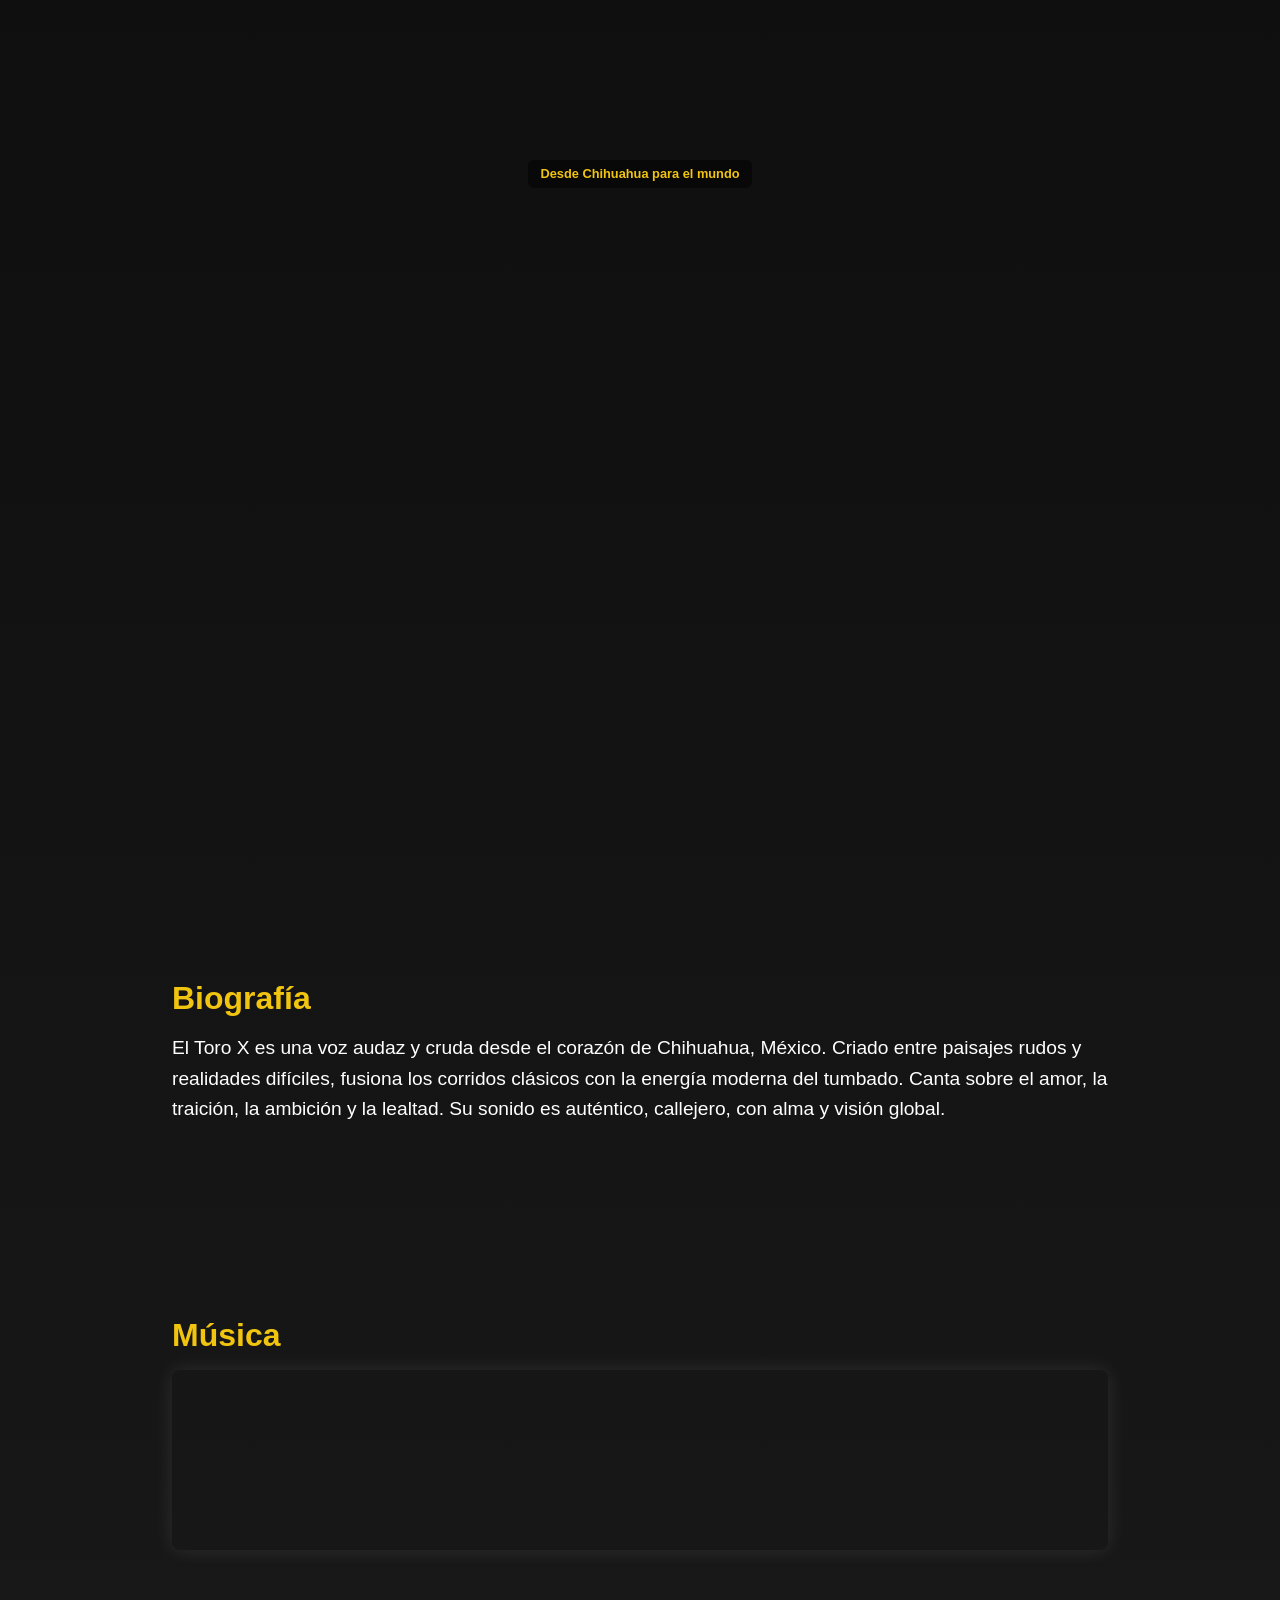
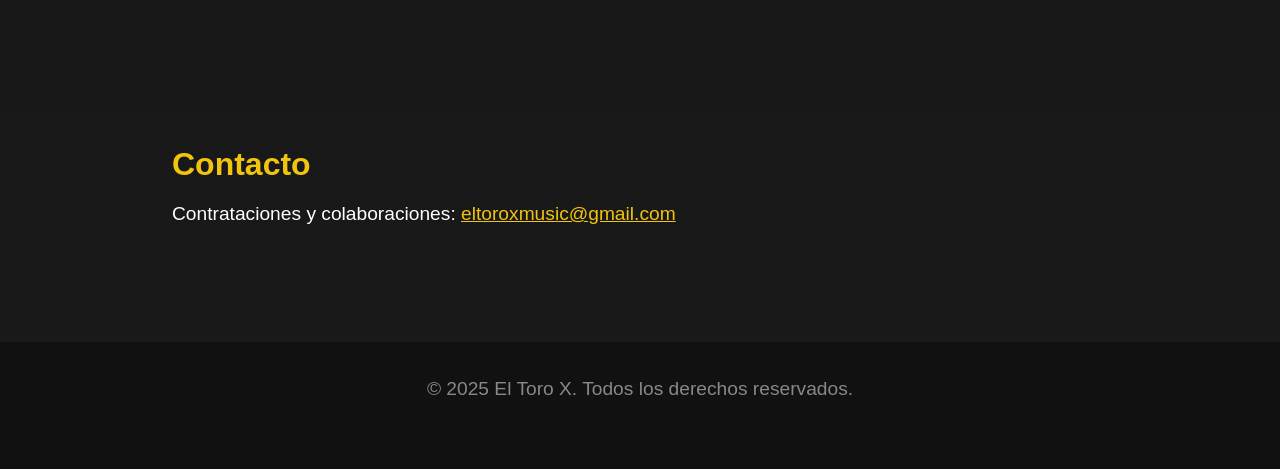
<file: index.html>
<!DOCTYPE html>
<html lang="es">
<head>
  <meta charset="UTF-8">
  <meta name="viewport" content="width=device-width, initial-scale=1.0">
  <title>El Toro X</title>
  <style>
    * {
      margin: 0;
      padding: 0;
      box-sizing: border-box;
    }
    body {
      font-family: 'Arial', sans-serif;
      background: linear-gradient(to bottom, #0f0f0f, #1a1a1a);
      color: #fff;
      overflow-x: hidden;
    }
    header {
      display: none;
    }
    .hero {
      min-height: 100vh;
      position: relative;
      display: flex;
      justify-content: center;
      align-items: flex-start;
    }
    .hero::before {
      content: "";
      position: absolute;
      top: 80px; /* Moves image down by about an inch */
      left: 0;
      width: 100%;
      height: 100%;
      background: url('https://raw.githubusercontent.com/mpatino2004/El-Toro-X/main/El%20Toro%20X%20Album%20Cover.jpg') center top no-repeat;
      background-size: cover;
      z-index: -1;
    }
    .hero h2 {
      font-size: 0.8rem;
      background: rgba(0,0,0,0.5);
      padding: 0.4rem 0.8rem;
      border-radius: 6px;
      animation: fadeIn 2s ease-out;
      margin-top: 160px;
    }
    @keyframes fadeIn {
      from { opacity: 0; transform: translateY(20px); }
      to { opacity: 1; transform: translateY(0); }
    }
    section {
      padding: 5rem 2rem;
      max-width: 1000px;
      margin: 0 auto;
    }
    h2 {
      font-size: 2rem;
      margin-bottom: 1rem;
      color: #f1c40f;
    }
    p, iframe {
      font-size: 1.2rem;
      line-height: 1.6;
      margin-bottom: 2rem;
    }
    .music iframe {
      width: 100%;
      height: 180px;
      border: none;
      border-radius: 8px;
      box-shadow: 0 0 20px rgba(255, 255, 255, 0.1);
    }
    footer {
      background: #111;
      text-align: center;
      padding: 2rem;
      font-size: 0.9rem;
      color: #888;
    }
  </style>
</head>
<body>
  <div class="hero">
    <h2>Desde Chihuahua para el mundo</h2>
  </div>

  <section>
    <h2>Biografía</h2>
    <p>El Toro X es una voz audaz y cruda desde el corazón de Chihuahua, México. Criado entre paisajes rudos y realidades difíciles, fusiona los corridos clásicos con la energía moderna del tumbado. Canta sobre el amor, la traición, la ambición y la lealtad. Su sonido es auténtico, callejero, con alma y visión global.</p>
  </section>

  <section class="music">
    <h2>Música</h2>
    <iframe src="https://open.spotify.com/embed/artist/artist-id" allowtransparency="true" allow="encrypted-media"></iframe>
  </section>

  <section>
    <h2>Contacto</h2>
    <p>Contrataciones y colaboraciones: <a href="mailto:eltoroxmusic@gmail.com" style="color:#f1c40f;">eltoroxmusic@gmail.com</a></p>
  </section>

  <footer>
    <p>&copy; 2025 El Toro X. Todos los derechos reservados.</p>
  </footer>
</body>
</html>
</file>
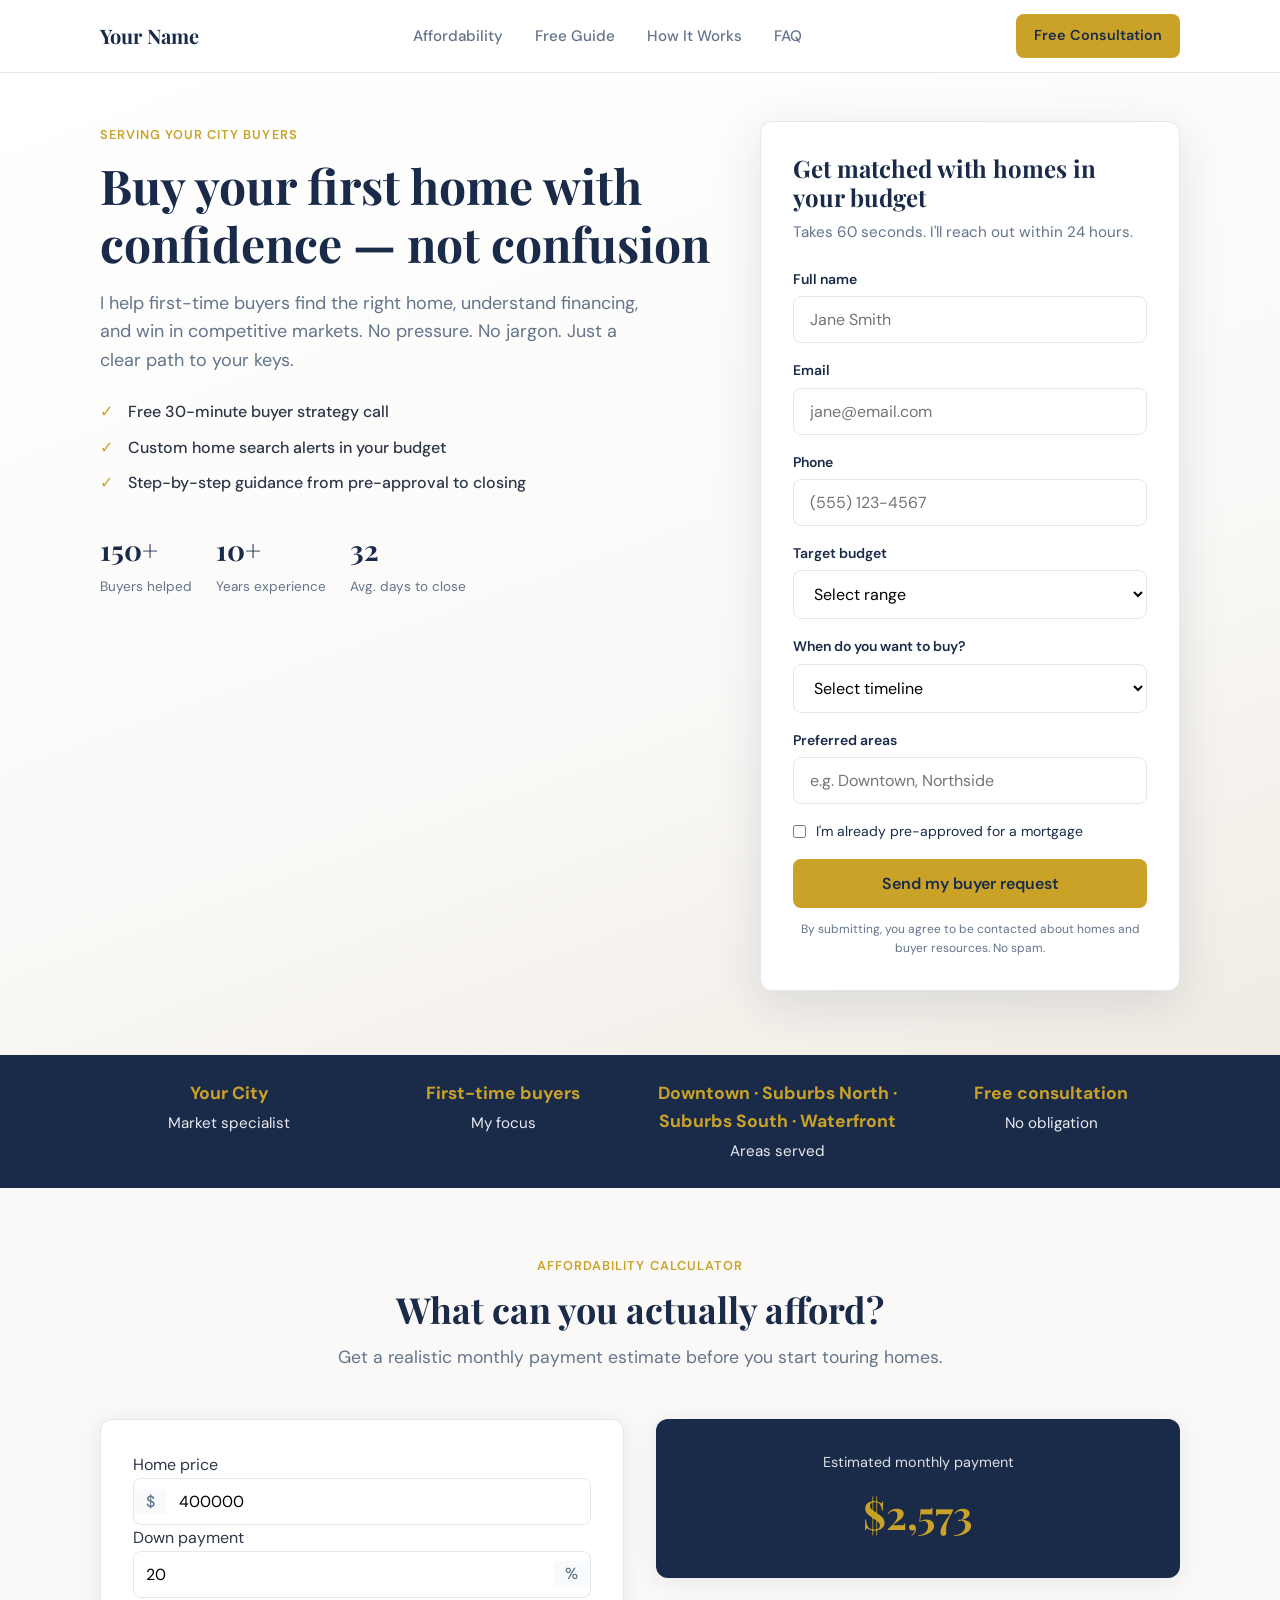
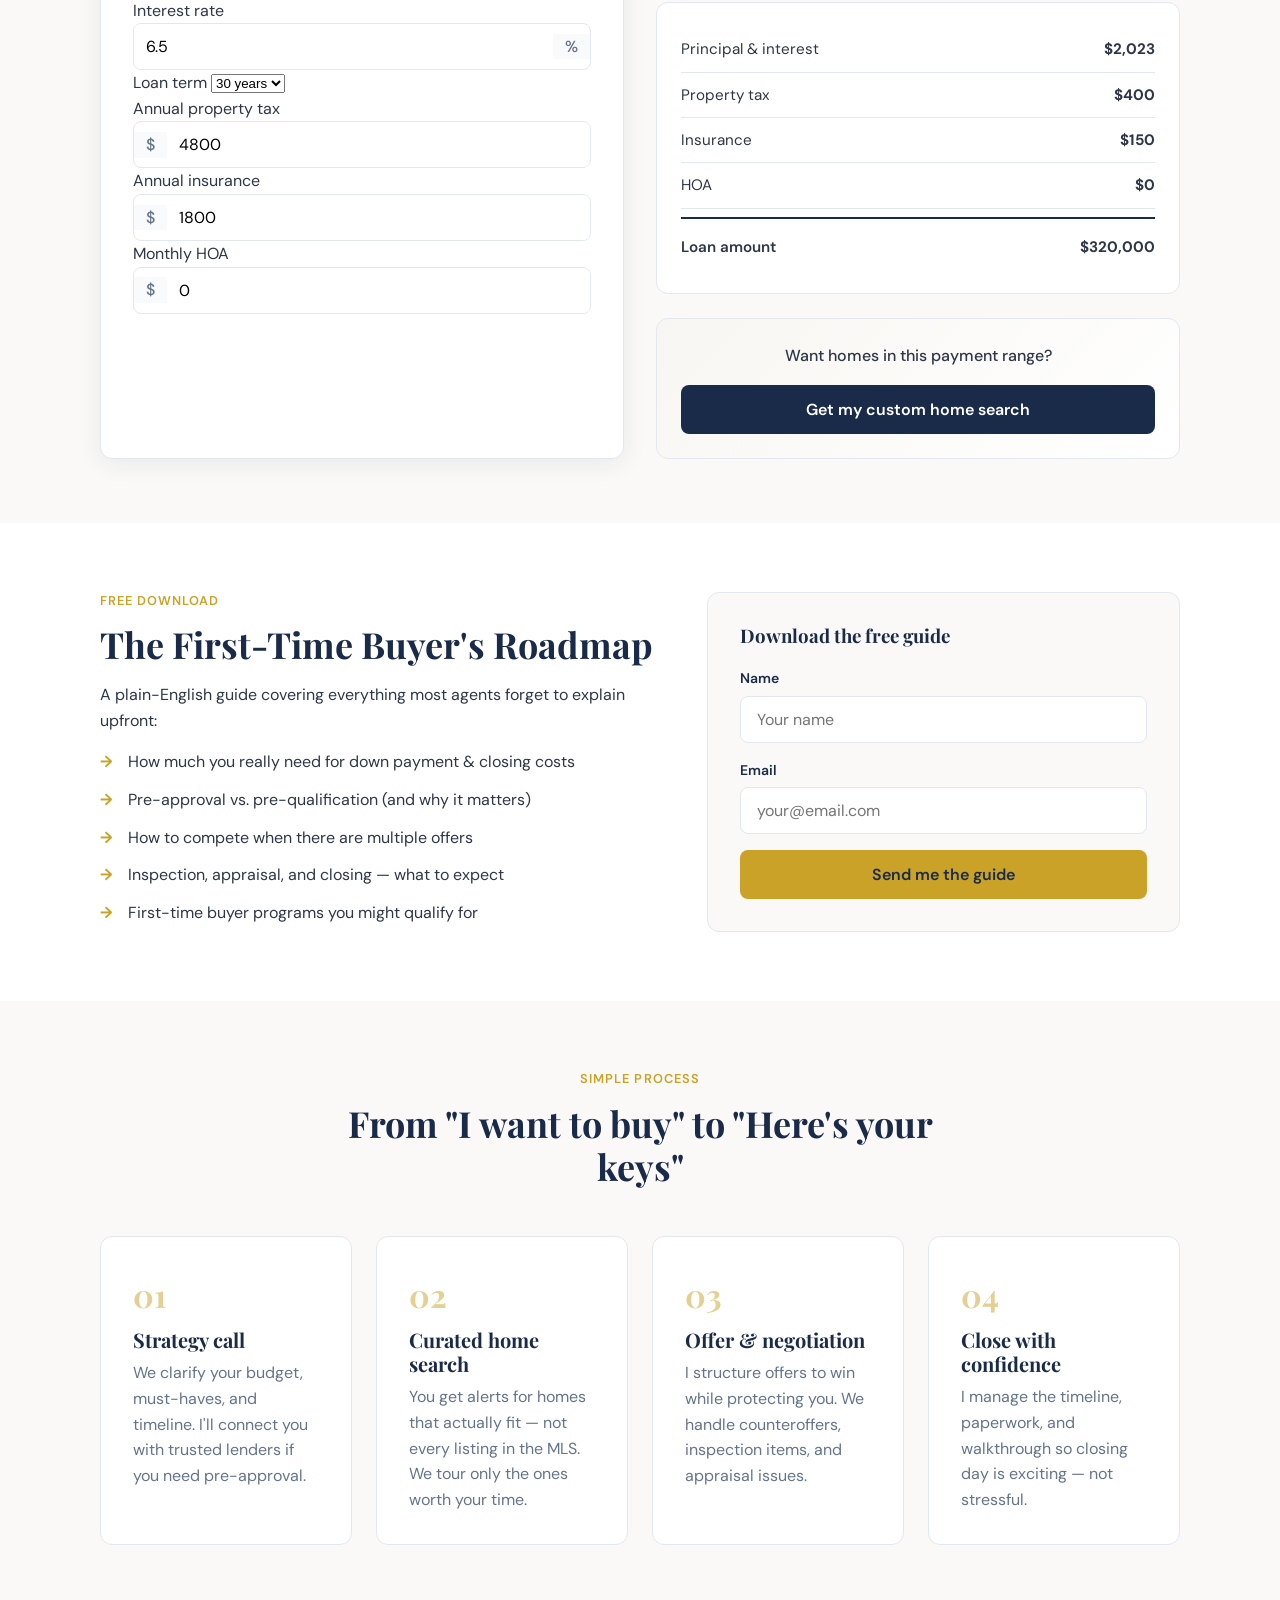
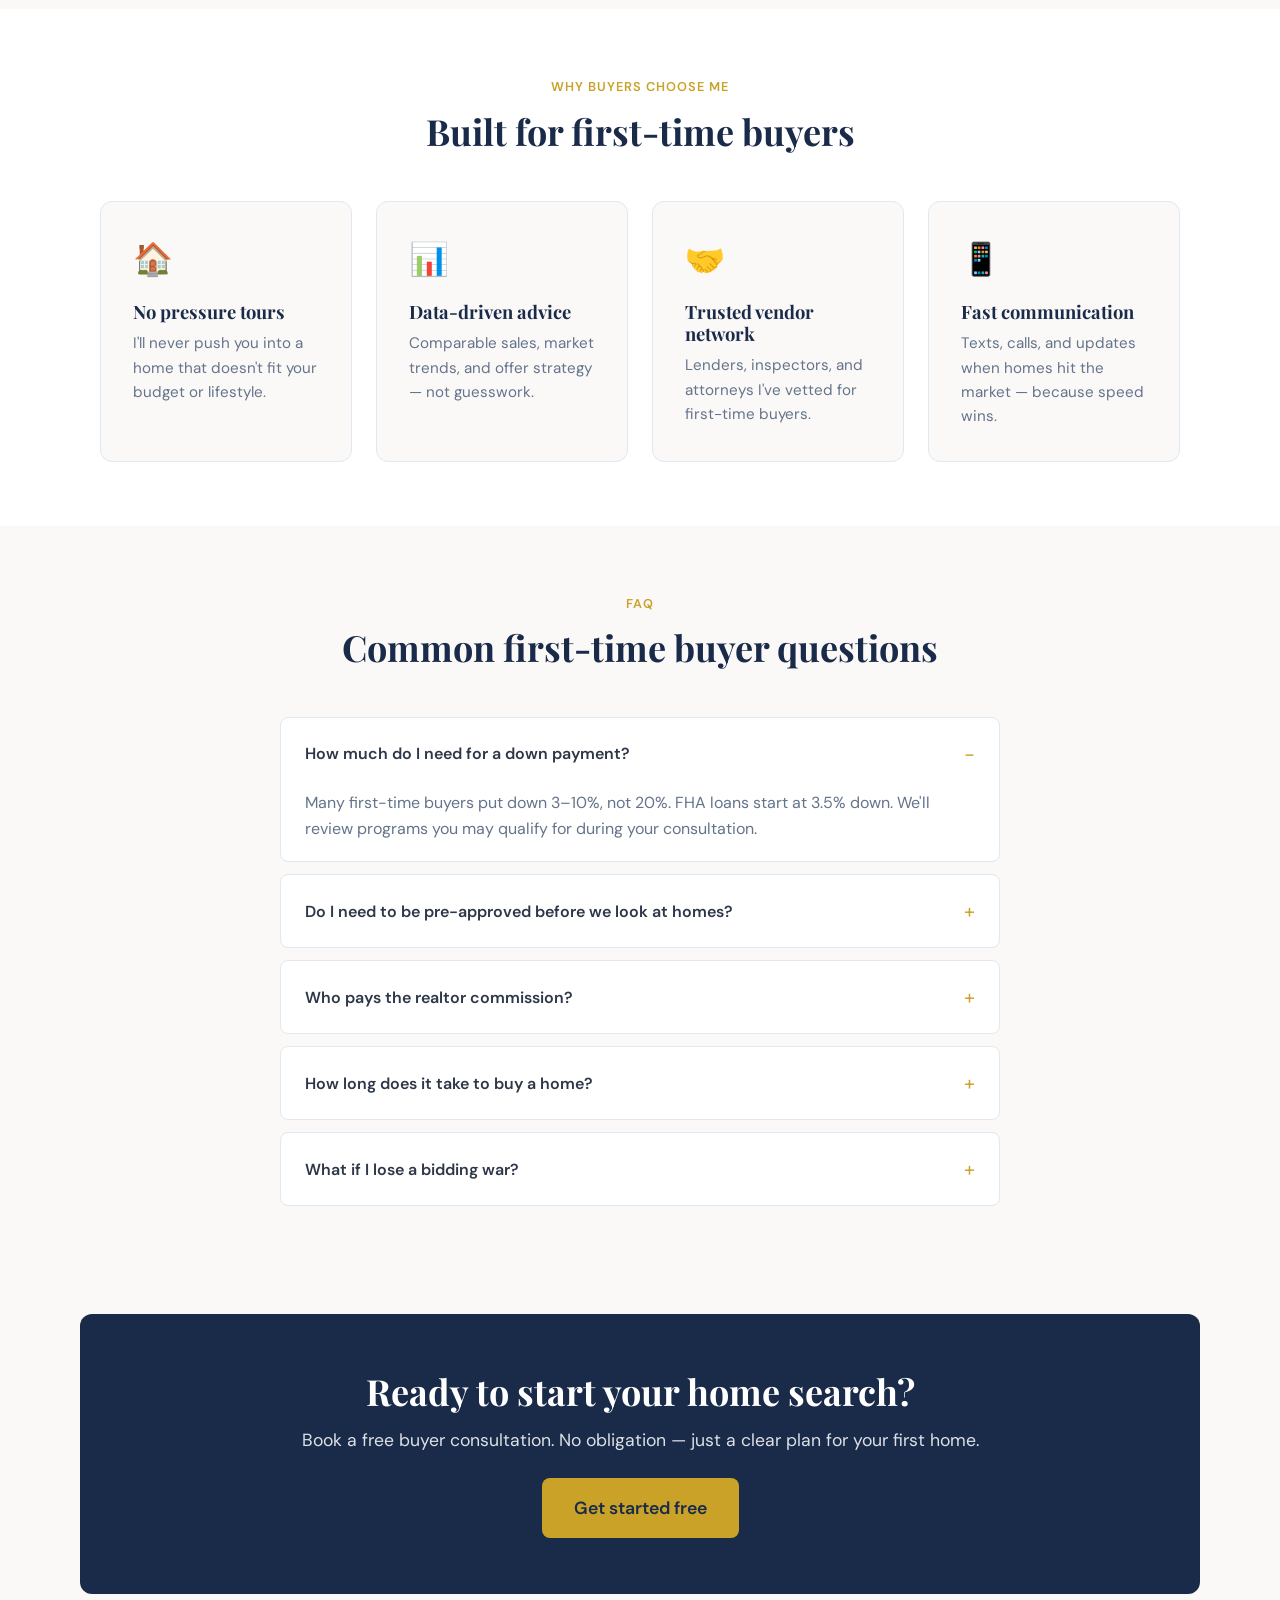
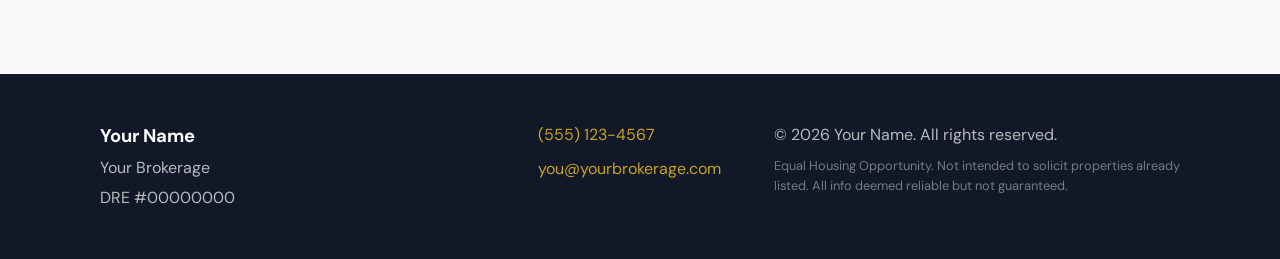
<file: realtor-buyer-leads/index.html>
<!DOCTYPE html>
<html lang="en">
<head>
  <meta charset="UTF-8">
  <meta name="viewport" content="width=device-width, initial-scale=1.0">
  <meta name="description" content="First-time home buyer specialist. Get a free buyer consultation, mortgage estimate, and step-by-step guide to buying your first home.">
  <title>First-Time Home Buyer Specialist | Free Buyer Consultation</title>
  <link rel="preconnect" href="https://fonts.googleapis.com">
  <link rel="preconnect" href="https://fonts.gstatic.com" crossorigin>
  <link href="https://fonts.googleapis.com/css2?family=DM+Sans:ital,opsz,wght@0,9..40,400;0,9..40,500;0,9..40,600;0,9..40,700;1,9..40,400&family=Playfair+Display:wght@600;700&display=swap" rel="stylesheet">
  <link rel="stylesheet" href="css/styles.css">
</head>
<body>
  <header class="site-header">
    <div class="container header-inner">
      <a href="#" class="logo" id="header-logo">Your Name</a>
      <nav class="nav-desktop">
        <a href="#calculator">Affordability</a>
        <a href="#guide">Free Guide</a>
        <a href="#process">How It Works</a>
        <a href="#faq">FAQ</a>
      </nav>
      <a href="#consultation" class="btn btn-primary btn-sm">Free Consultation</a>
      <button class="nav-toggle" aria-label="Open menu" aria-expanded="false">
        <span></span><span></span><span></span>
      </button>
    </div>
    <nav class="nav-mobile" hidden>
      <a href="#calculator">Affordability</a>
      <a href="#guide">Free Guide</a>
      <a href="#process">How It Works</a>
      <a href="#faq">FAQ</a>
      <a href="#consultation">Free Consultation</a>
    </nav>
  </header>

  <main>
    <section class="hero">
      <div class="container hero-grid">
        <div class="hero-content">
          <span class="eyebrow" id="hero-eyebrow">Serving Your City buyers</span>
          <h1>Buy your first home with confidence — not confusion</h1>
          <p class="hero-sub">I help first-time buyers find the right home, understand financing, and win in competitive markets. No pressure. No jargon. Just a clear path to your keys.</p>
          <ul class="hero-benefits">
            <li>Free 30-minute buyer strategy call</li>
            <li>Custom home search alerts in your budget</li>
            <li>Step-by-step guidance from pre-approval to closing</li>
          </ul>
          <div class="hero-stats" id="hero-stats"></div>
        </div>
        <div class="hero-form-card" id="consultation">
          <h2>Get matched with homes in your budget</h2>
          <p class="form-note">Takes 60 seconds. I'll reach out within 24 hours.</p>
          <form id="buyer-lead-form" class="lead-form">
            <div class="form-row">
              <label for="lead-name">Full name</label>
              <input type="text" id="lead-name" name="name" required placeholder="Jane Smith" autocomplete="name">
            </div>
            <div class="form-row">
              <label for="lead-email">Email</label>
              <input type="email" id="lead-email" name="email" required placeholder="jane@email.com" autocomplete="email">
            </div>
            <div class="form-row">
              <label for="lead-phone">Phone</label>
              <input type="tel" id="lead-phone" name="phone" required placeholder="(555) 123-4567" autocomplete="tel">
            </div>
            <div class="form-row">
              <label for="lead-budget">Target budget</label>
              <select id="lead-budget" name="budget" required>
                <option value="">Select range</option>
                <option value="under-300k">Under $300,000</option>
                <option value="300k-450k">$300,000 – $450,000</option>
                <option value="450k-600k">$450,000 – $600,000</option>
                <option value="600k-800k">$600,000 – $800,000</option>
                <option value="800k-plus">$800,000+</option>
              </select>
            </div>
            <div class="form-row">
              <label for="lead-timeline">When do you want to buy?</label>
              <select id="lead-timeline" name="timeline" required>
                <option value="">Select timeline</option>
                <option value="asap">ASAP (0–3 months)</option>
                <option value="3-6-months">3–6 months</option>
                <option value="6-12-months">6–12 months</option>
                <option value="exploring">Just exploring</option>
              </select>
            </div>
            <div class="form-row">
              <label for="lead-areas">Preferred areas</label>
              <input type="text" id="lead-areas" name="areas" placeholder="e.g. Downtown, Northside" list="area-suggestions">
              <datalist id="area-suggestions"></datalist>
            </div>
            <div class="form-row checkbox-row">
              <input type="checkbox" id="lead-preapproved" name="preapproved">
              <label for="lead-preapproved">I'm already pre-approved for a mortgage</label>
            </div>
            <button type="submit" class="btn btn-primary btn-block">Send my buyer request</button>
            <p class="form-disclaimer">By submitting, you agree to be contacted about homes and buyer resources. No spam.</p>
          </form>
          <div id="lead-form-success" class="form-success" hidden>
            <div class="success-icon">✓</div>
            <h3>You're on the list!</h3>
            <p>I'll review your info and send personalized home matches and next steps shortly.</p>
          </div>
        </div>
      </div>
    </section>

    <section class="trust-bar">
      <div class="container trust-grid" id="trust-grid"></div>
    </section>

    <section class="section" id="calculator">
      <div class="container">
        <div class="section-header">
          <span class="eyebrow">Affordability Calculator</span>
          <h2>What can you actually afford?</h2>
          <p>Get a realistic monthly payment estimate before you start touring homes.</p>
        </div>
        <div class="calculator-grid">
          <form id="mortgage-form" class="calculator-form">
            <div class="form-row">
              <label for="calc-price">Home price</label>
              <div class="input-prefix">
                <span>$</span>
                <input type="number" id="calc-price" value="400000" min="50000" step="5000">
              </div>
            </div>
            <div class="form-row">
              <label for="calc-down">Down payment</label>
              <div class="input-suffix">
                <input type="number" id="calc-down" value="20" min="0" max="100" step="1">
                <span>%</span>
              </div>
            </div>
            <div class="form-row">
              <label for="calc-rate">Interest rate</label>
              <div class="input-suffix">
                <input type="number" id="calc-rate" value="6.5" min="1" max="15" step="0.125">
                <span>%</span>
              </div>
            </div>
            <div class="form-row">
              <label for="calc-term">Loan term</label>
              <select id="calc-term">
                <option value="30">30 years</option>
                <option value="15">15 years</option>
              </select>
            </div>
            <div class="form-row">
              <label for="calc-tax">Annual property tax</label>
              <div class="input-prefix">
                <span>$</span>
                <input type="number" id="calc-tax" value="4800" min="0" step="100">
              </div>
            </div>
            <div class="form-row">
              <label for="calc-insurance">Annual insurance</label>
              <div class="input-prefix">
                <span>$</span>
                <input type="number" id="calc-insurance" value="1800" min="0" step="100">
              </div>
            </div>
            <div class="form-row">
              <label for="calc-hoa">Monthly HOA</label>
              <div class="input-prefix">
                <span>$</span>
                <input type="number" id="calc-hoa" value="0" min="0" step="25">
              </div>
            </div>
          </form>
          <div class="calculator-results">
            <div class="result-card primary">
              <span class="result-label">Estimated monthly payment</span>
              <span class="result-value" id="result-monthly">$0</span>
            </div>
            <div class="result-breakdown">
              <div class="breakdown-row">
                <span>Principal & interest</span>
                <strong id="result-pi">$0</strong>
              </div>
              <div class="breakdown-row">
                <span>Property tax</span>
                <strong id="result-tax">$0</strong>
              </div>
              <div class="breakdown-row">
                <span>Insurance</span>
                <strong id="result-insurance">$0</strong>
              </div>
              <div class="breakdown-row">
                <span>HOA</span>
                <strong id="result-hoa">$0</strong>
              </div>
              <div class="breakdown-row total">
                <span>Loan amount</span>
                <strong id="result-loan">$0</strong>
              </div>
            </div>
            <div class="calculator-cta">
              <p>Want homes in this payment range?</p>
              <button type="button" class="btn btn-secondary btn-block" id="calc-cta-btn">Get my custom home search</button>
            </div>
          </div>
        </div>
      </div>
    </section>

    <section class="section section-alt" id="guide">
      <div class="container guide-grid">
        <div class="guide-content">
          <span class="eyebrow">Free Download</span>
          <h2>The First-Time Buyer's Roadmap</h2>
          <p>A plain-English guide covering everything most agents forget to explain upfront:</p>
          <ul class="guide-list">
            <li>How much you really need for down payment & closing costs</li>
            <li>Pre-approval vs. pre-qualification (and why it matters)</li>
            <li>How to compete when there are multiple offers</li>
            <li>Inspection, appraisal, and closing — what to expect</li>
            <li>First-time buyer programs you might qualify for</li>
          </ul>
        </div>
        <div class="guide-form-card">
          <h3>Download the free guide</h3>
          <form id="guide-form" class="lead-form">
            <div class="form-row">
              <label for="guide-name">Name</label>
              <input type="text" id="guide-name" name="name" required placeholder="Your name">
            </div>
            <div class="form-row">
              <label for="guide-email">Email</label>
              <input type="email" id="guide-email" name="email" required placeholder="your@email.com">
            </div>
            <button type="submit" class="btn btn-primary btn-block">Send me the guide</button>
          </form>
          <div id="guide-success" class="form-success compact" hidden>
            <div class="success-icon">✓</div>
            <h3>Check your inbox!</h3>
            <p>Your guide is ready. <a href="buyer-guide.html" target="_blank" id="guide-direct-link">Open it now</a></p>
          </div>
        </div>
      </div>
    </section>

    <section class="section" id="process">
      <div class="container">
        <div class="section-header">
          <span class="eyebrow">Simple Process</span>
          <h2>From "I want to buy" to "Here's your keys"</h2>
        </div>
        <div class="process-steps">
          <article class="step">
            <span class="step-num">01</span>
            <h3>Strategy call</h3>
            <p>We clarify your budget, must-haves, and timeline. I'll connect you with trusted lenders if you need pre-approval.</p>
          </article>
          <article class="step">
            <span class="step-num">02</span>
            <h3>Curated home search</h3>
            <p>You get alerts for homes that actually fit — not every listing in the MLS. We tour only the ones worth your time.</p>
          </article>
          <article class="step">
            <span class="step-num">03</span>
            <h3>Offer & negotiation</h3>
            <p>I structure offers to win while protecting you. We handle counteroffers, inspection items, and appraisal issues.</p>
          </article>
          <article class="step">
            <span class="step-num">04</span>
            <h3>Close with confidence</h3>
            <p>I manage the timeline, paperwork, and walkthrough so closing day is exciting — not stressful.</p>
          </article>
        </div>
      </div>
    </section>

    <section class="section section-alt">
      <div class="container">
        <div class="section-header">
          <span class="eyebrow">Why Buyers Choose Me</span>
          <h2>Built for first-time buyers</h2>
        </div>
        <div class="features-grid">
          <article class="feature">
            <div class="feature-icon">🏠</div>
            <h3>No pressure tours</h3>
            <p>I'll never push you into a home that doesn't fit your budget or lifestyle.</p>
          </article>
          <article class="feature">
            <div class="feature-icon">📊</div>
            <h3>Data-driven advice</h3>
            <p>Comparable sales, market trends, and offer strategy — not guesswork.</p>
          </article>
          <article class="feature">
            <div class="feature-icon">🤝</div>
            <h3>Trusted vendor network</h3>
            <p>Lenders, inspectors, and attorneys I've vetted for first-time buyers.</p>
          </article>
          <article class="feature">
            <div class="feature-icon">📱</div>
            <h3>Fast communication</h3>
            <p>Texts, calls, and updates when homes hit the market — because speed wins.</p>
          </article>
        </div>
      </div>
    </section>

    <section class="section" id="faq">
      <div class="container">
        <div class="section-header">
          <span class="eyebrow">FAQ</span>
          <h2>Common first-time buyer questions</h2>
        </div>
        <div class="faq-list">
          <details class="faq-item" open>
            <summary>How much do I need for a down payment?</summary>
            <p>Many first-time buyers put down 3–10%, not 20%. FHA loans start at 3.5% down. We'll review programs you may qualify for during your consultation.</p>
          </details>
          <details class="faq-item">
            <summary>Do I need to be pre-approved before we look at homes?</summary>
            <p>Not always, but pre-approval makes your offers stronger and helps us search in the right price range. I can recommend lenders who work well with first-time buyers.</p>
          </details>
          <details class="faq-item">
            <summary>Who pays the realtor commission?</summary>
            <p>Commission structures vary by market and transaction. As your buyer's agent, my job is to represent your interests — we'll discuss how compensation works in your area on our first call.</p>
          </details>
          <details class="faq-item">
            <summary>How long does it take to buy a home?</summary>
            <p>From accepted offer to closing, expect 30–45 days. Finding the right home can take a few weeks to a few months depending on your criteria and market conditions.</p>
          </details>
          <details class="faq-item">
            <summary>What if I lose a bidding war?</summary>
            <p>It happens in competitive markets. We'll adjust strategy — offer structure, timing, or neighborhoods — until we find the right fit. Patience and preparation win.</p>
          </details>
        </div>
      </div>
    </section>

    <section class="section cta-section">
      <div class="container cta-box">
        <h2>Ready to start your home search?</h2>
        <p>Book a free buyer consultation. No obligation — just a clear plan for your first home.</p>
        <a href="#consultation" class="btn btn-primary btn-lg">Get started free</a>
      </div>
    </section>
  </main>

  <footer class="site-footer">
    <div class="container footer-grid">
      <div class="footer-brand">
        <strong id="footer-name">Your Name</strong>
        <span id="footer-brokerage">Your Brokerage</span>
        <span id="footer-license">DRE #00000000</span>
      </div>
      <div class="footer-contact">
        <a id="footer-phone" href="tel:+15551234567">(555) 123-4567</a>
        <a id="footer-email" href="mailto:you@yourbrokerage.com">you@yourbrokerage.com</a>
      </div>
      <div class="footer-legal">
        <p>&copy; <span id="footer-year"></span> <span id="footer-name-copy">Your Name</span>. All rights reserved.</p>
        <p class="fine-print">Equal Housing Opportunity. Not intended to solicit properties already listed. All info deemed reliable but not guaranteed.</p>
      </div>
    </div>
  </footer>

  <script src="config.js"></script>
  <script src="js/app.js"></script>
</body>
</html>
</file>
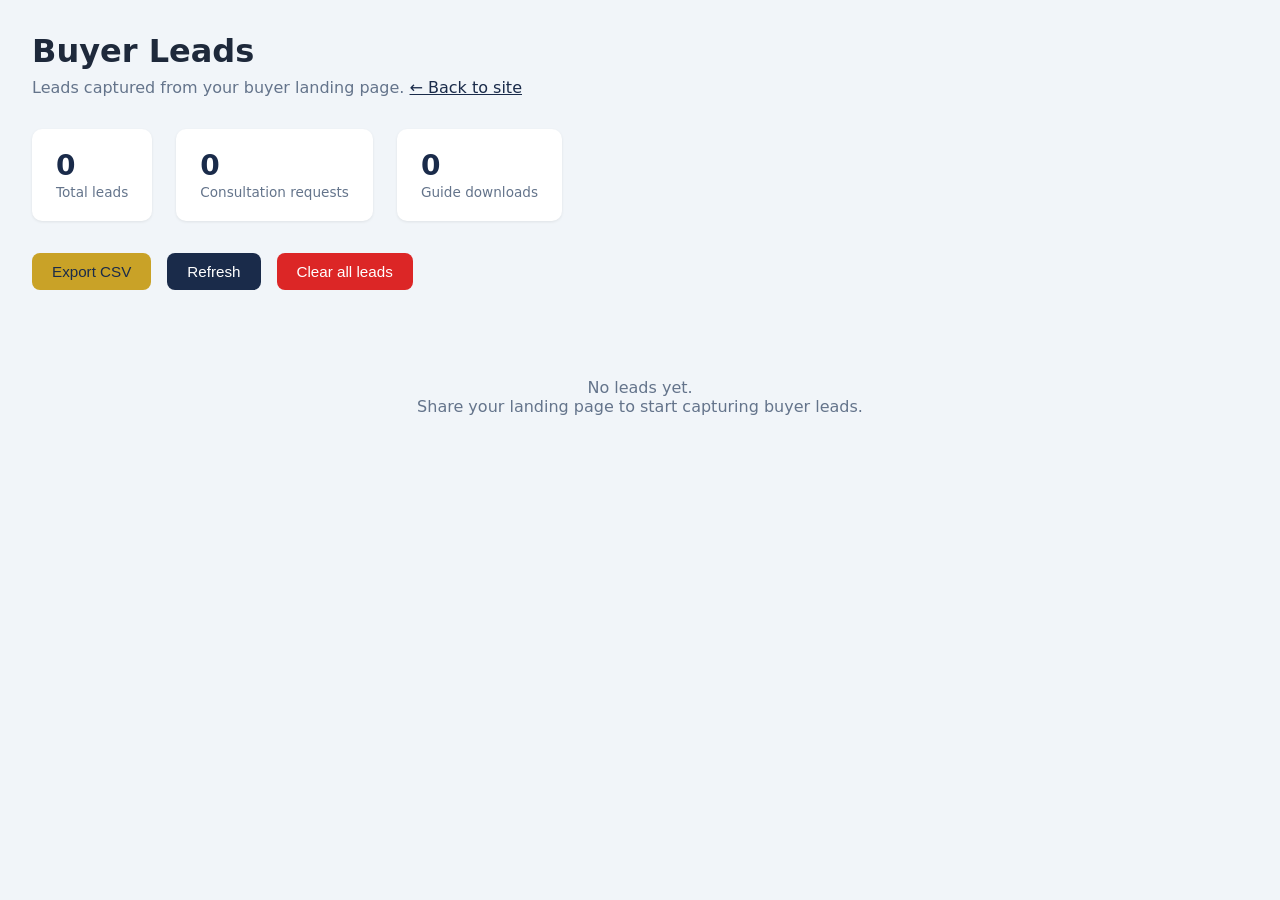
<file: realtor-buyer-leads/admin.html>
<!DOCTYPE html>
<html lang="en">
<head>
  <meta charset="UTF-8">
  <meta name="viewport" content="width=device-width, initial-scale=1.0">
  <title>Buyer Leads Admin</title>
  <style>
    * { margin: 0; padding: 0; box-sizing: border-box; }
    body {
      font-family: system-ui, sans-serif;
      background: #f1f5f9;
      color: #1e293b;
      padding: 2rem;
    }
    h1 { margin-bottom: 0.5rem; }
    .subtitle { color: #64748b; margin-bottom: 2rem; }
    .toolbar {
      display: flex;
      gap: 1rem;
      margin-bottom: 1.5rem;
      flex-wrap: wrap;
    }
    button {
      padding: 0.625rem 1.25rem;
      background: #1a2b4a;
      color: white;
      border: none;
      border-radius: 8px;
      cursor: pointer;
      font-size: 0.95rem;
    }
    button:hover { background: #2a3f66; }
    button.secondary { background: #c9a227; color: #1a2b4a; }
    .stats {
      display: flex;
      gap: 1.5rem;
      margin-bottom: 2rem;
      flex-wrap: wrap;
    }
    .stat {
      background: white;
      padding: 1.25rem 1.5rem;
      border-radius: 10px;
      box-shadow: 0 1px 3px rgba(0,0,0,0.08);
    }
    .stat strong { display: block; font-size: 1.75rem; color: #1a2b4a; }
    .stat span { font-size: 0.85rem; color: #64748b; }
    table {
      width: 100%;
      background: white;
      border-radius: 10px;
      overflow: hidden;
      box-shadow: 0 1px 3px rgba(0,0,0,0.08);
      border-collapse: collapse;
    }
    th, td {
      padding: 0.875rem 1rem;
      text-align: left;
      border-bottom: 1px solid #e2e8f0;
      font-size: 0.9rem;
    }
    th {
      background: #1a2b4a;
      color: white;
      font-weight: 600;
    }
    tr:hover td { background: #f8fafc; }
    .badge {
      display: inline-block;
      padding: 0.2rem 0.6rem;
      border-radius: 999px;
      font-size: 0.75rem;
      font-weight: 600;
    }
    .badge-consultation { background: #dbeafe; color: #1d4ed8; }
    .badge-guide { background: #d1fae5; color: #059669; }
    .empty {
      text-align: center;
      padding: 4rem 2rem;
      color: #64748b;
    }
    a { color: #1a2b4a; }
  </style>
</head>
<body>
  <h1>Buyer Leads</h1>
  <p class="subtitle">Leads captured from your buyer landing page. <a href="index.html">← Back to site</a></p>

  <div class="stats" id="stats"></div>

  <div class="toolbar">
    <button class="secondary" onclick="exportLeads()">Export CSV</button>
    <button onclick="refreshLeads()">Refresh</button>
    <button onclick="clearLeads()" style="background:#dc2626;">Clear all leads</button>
  </div>

  <div id="table-wrap"></div>

  <script src="js/app.js"></script>
  <script>
    const LEADS_KEY = 'realtor_buyer_leads';

    function getLeads() {
      try {
        return JSON.parse(localStorage.getItem(LEADS_KEY) || '[]');
      } catch (e) {
        return [];
      }
    }

    function formatDate(iso) {
      return new Date(iso).toLocaleString();
    }

    function formatBudget(val) {
      const map = {
        'under-300k': 'Under $300k',
        '300k-450k': '$300k–$450k',
        '450k-600k': '$450k–$600k',
        '600k-800k': '$600k–$800k',
        '800k-plus': '$800k+'
      };
      return map[val] || val || '—';
    }

    function formatTimeline(val) {
      const map = {
        'asap': 'ASAP',
        '3-6-months': '3–6 months',
        '6-12-months': '6–12 months',
        'exploring': 'Exploring'
      };
      return map[val] || val || '—';
    }

    function refreshLeads() {
      const leads = getLeads().slice().reverse();
      const consultation = leads.filter(l => l.source === 'buyer_consultation').length;
      const guide = leads.filter(l => l.source === 'buyer_guide').length;

      document.getElementById('stats').innerHTML = `
        <div class="stat"><strong>${leads.length}</strong><span>Total leads</span></div>
        <div class="stat"><strong>${consultation}</strong><span>Consultation requests</span></div>
        <div class="stat"><strong>${guide}</strong><span>Guide downloads</span></div>
      `;

      const wrap = document.getElementById('table-wrap');
      if (!leads.length) {
        wrap.innerHTML = '<div class="empty"><p>No leads yet.</p><p>Share your landing page to start capturing buyer leads.</p></div>';
        return;
      }

      wrap.innerHTML = `
        <table>
          <thead>
            <tr>
              <th>Date</th>
              <th>Source</th>
              <th>Name</th>
              <th>Email</th>
              <th>Phone</th>
              <th>Budget</th>
              <th>Timeline</th>
              <th>Areas</th>
            </tr>
          </thead>
          <tbody>
            ${leads.map(l => `
              <tr>
                <td>${formatDate(l.createdAt)}</td>
                <td><span class="badge badge-${l.source === 'buyer_guide' ? 'guide' : 'consultation'}">${l.source === 'buyer_guide' ? 'Guide' : 'Consultation'}</span></td>
                <td>${l.name || '—'}</td>
                <td><a href="mailto:${l.email}">${l.email || '—'}</a></td>
                <td>${l.phone ? '<a href="tel:' + l.phone.replace(/\D/g,'') + '">' + l.phone + '</a>' : '—'}</td>
                <td>${formatBudget(l.budget)}</td>
                <td>${formatTimeline(l.timeline)}</td>
                <td>${l.areas || '—'}</td>
              </tr>
            `).join('')}
          </tbody>
        </table>
      `;
    }

    function clearLeads() {
      if (confirm('Delete all stored leads? This cannot be undone.')) {
        localStorage.removeItem(LEADS_KEY);
        refreshLeads();
      }
    }

    refreshLeads();
  </script>
</body>
</html>
</file>
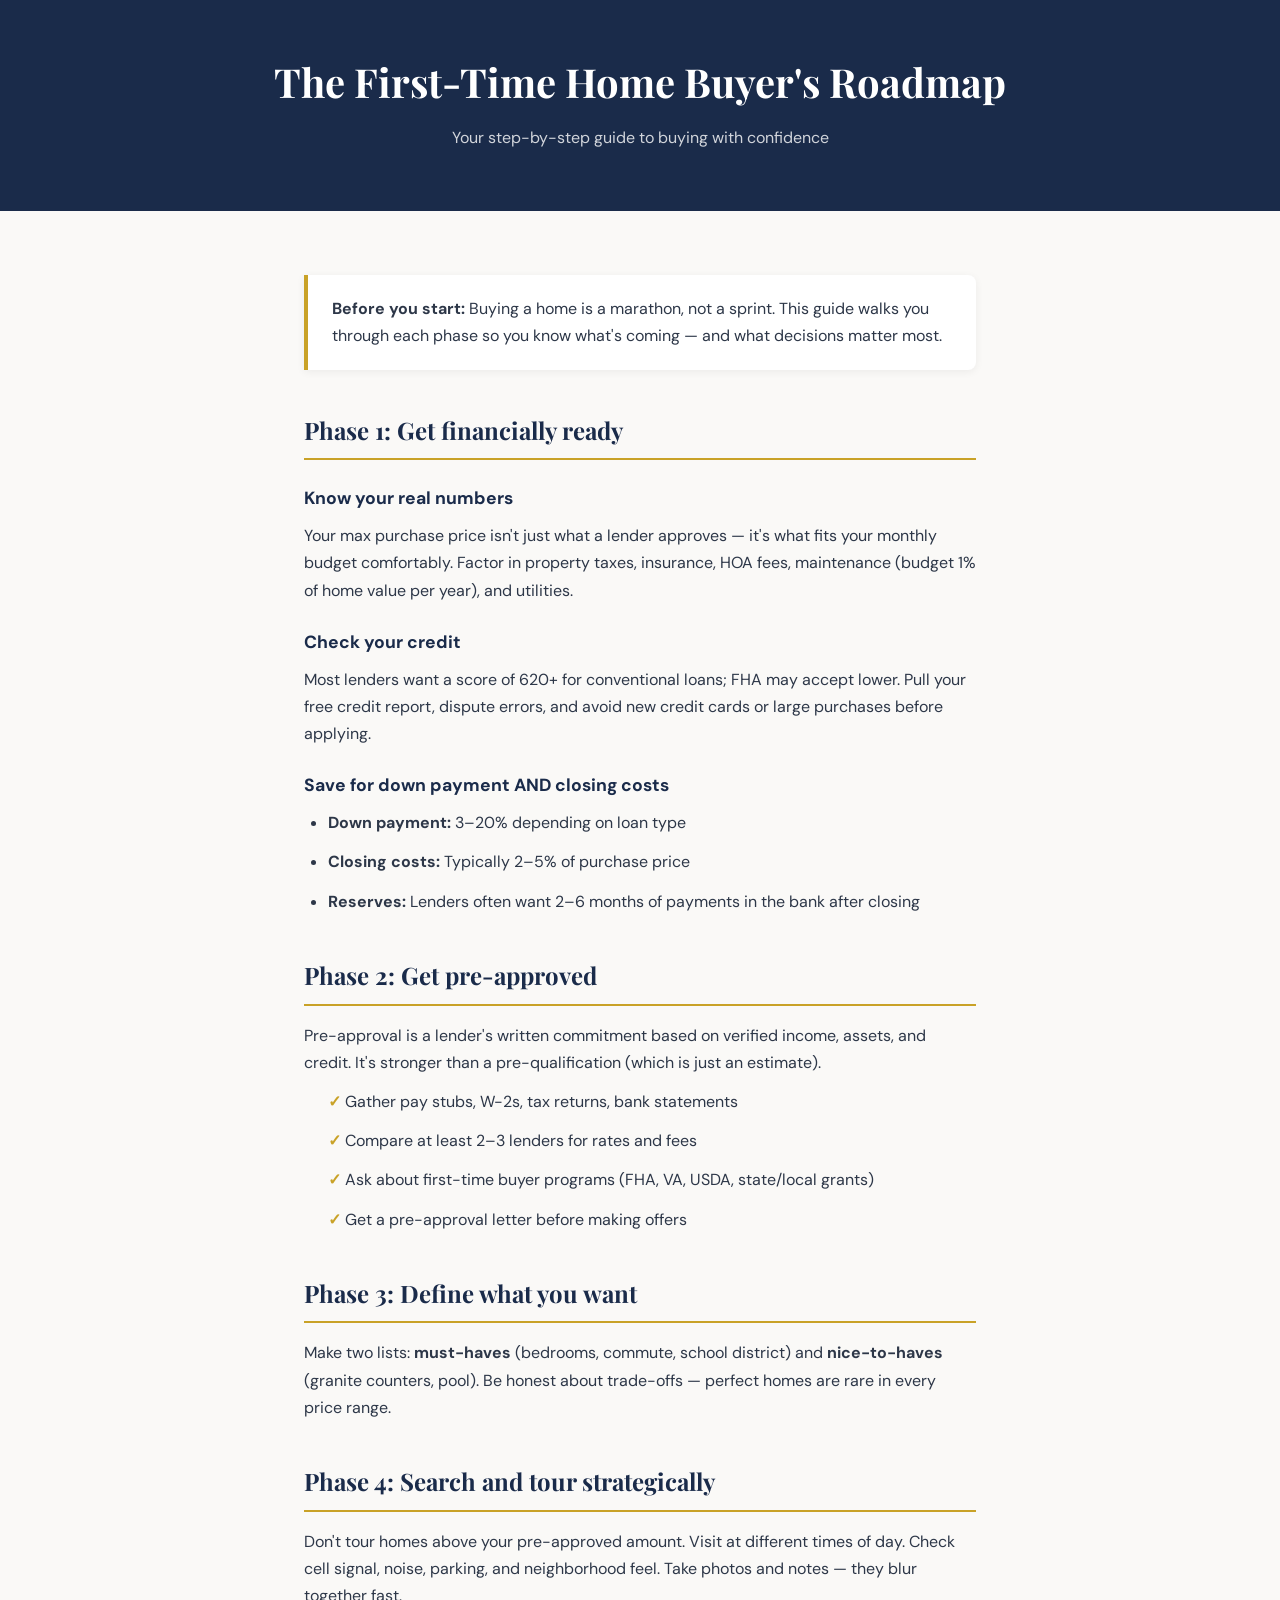
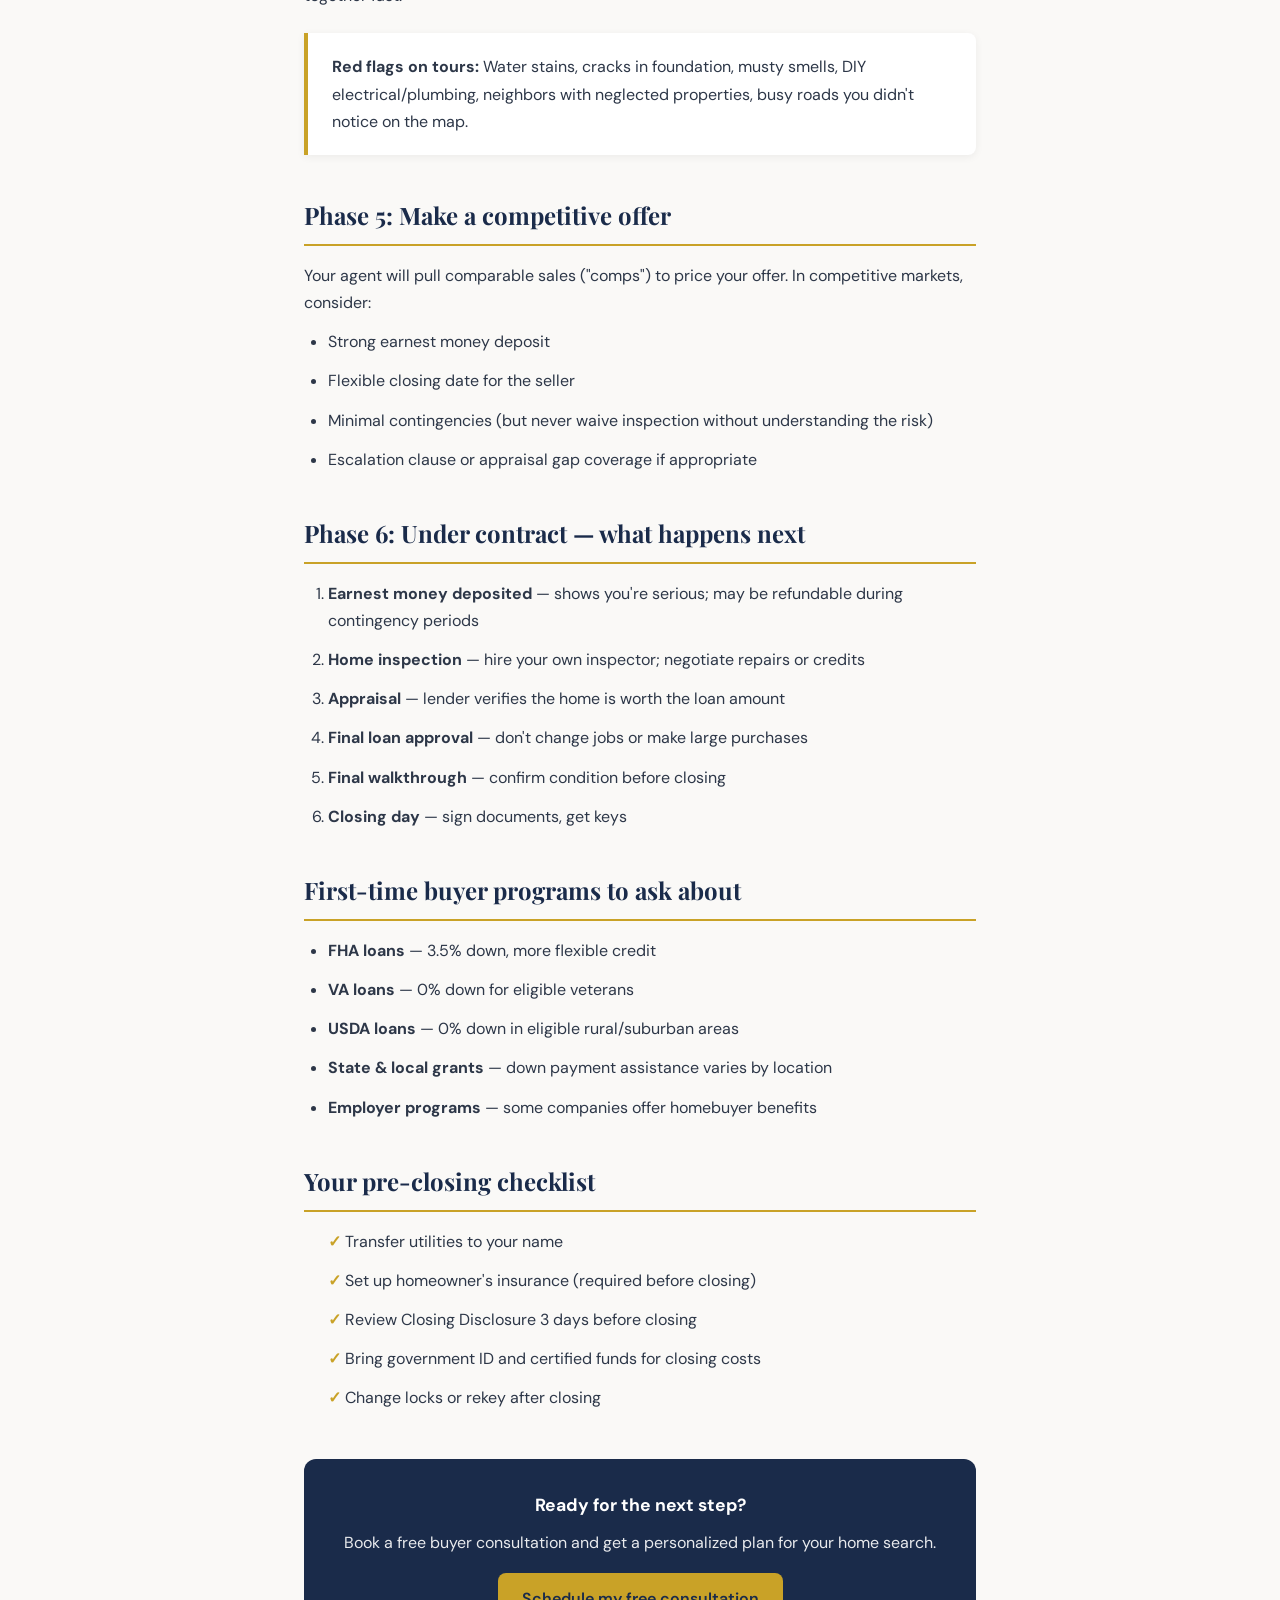
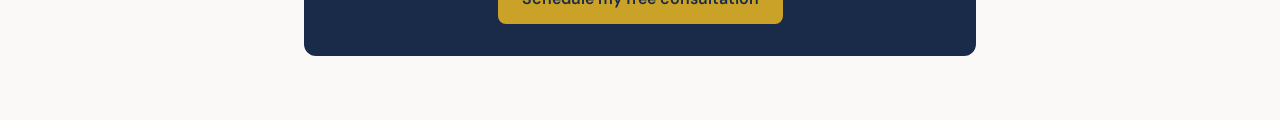
<file: realtor-buyer-leads/buyer-guide.html>
<!DOCTYPE html>
<html lang="en">
<head>
  <meta charset="UTF-8">
  <meta name="viewport" content="width=device-width, initial-scale=1.0">
  <title>First-Time Home Buyer's Roadmap</title>
  <link rel="preconnect" href="https://fonts.googleapis.com">
  <link rel="preconnect" href="https://fonts.gstatic.com" crossorigin>
  <link href="https://fonts.googleapis.com/css2?family=DM+Sans:wght@400;500;600;700&family=Playfair+Display:wght@600;700&display=swap" rel="stylesheet">
  <style>
    :root {
      --navy: #1a2b4a;
      --gold: #c9a227;
      --text: #2d3748;
      --muted: #64748b;
      --bg: #faf9f7;
      --white: #ffffff;
    }
    * { margin: 0; padding: 0; box-sizing: border-box; }
    body {
      font-family: 'DM Sans', sans-serif;
      color: var(--text);
      background: var(--bg);
      line-height: 1.7;
    }
    .guide-header {
      background: var(--navy);
      color: var(--white);
      padding: 3rem 2rem;
      text-align: center;
    }
    .guide-header h1 {
      font-family: 'Playfair Display', serif;
      font-size: clamp(1.75rem, 4vw, 2.5rem);
      margin-bottom: 0.5rem;
    }
    .guide-header p { color: rgba(255,255,255,0.8); }
    .container {
      max-width: 720px;
      margin: 0 auto;
      padding: 2.5rem 1.5rem 4rem;
    }
    h2 {
      font-family: 'Playfair Display', serif;
      color: var(--navy);
      font-size: 1.5rem;
      margin: 2.5rem 0 1rem;
      padding-bottom: 0.5rem;
      border-bottom: 2px solid var(--gold);
    }
    h3 {
      font-size: 1.1rem;
      color: var(--navy);
      margin: 1.5rem 0 0.5rem;
    }
    p, li { margin-bottom: 0.75rem; }
    ul, ol { padding-left: 1.5rem; margin-bottom: 1rem; }
    .callout {
      background: var(--white);
      border-left: 4px solid var(--gold);
      padding: 1.25rem 1.5rem;
      margin: 1.5rem 0;
      border-radius: 0 8px 8px 0;
      box-shadow: 0 2px 8px rgba(0,0,0,0.06);
    }
    .cta-box {
      background: var(--navy);
      color: var(--white);
      padding: 2rem;
      border-radius: 12px;
      text-align: center;
      margin-top: 3rem;
    }
    .cta-box a {
      display: inline-block;
      margin-top: 1rem;
      background: var(--gold);
      color: var(--navy);
      padding: 0.75rem 1.5rem;
      border-radius: 8px;
      text-decoration: none;
      font-weight: 600;
    }
    .checklist li { list-style: none; padding-left: 0; }
    .checklist li::before { content: "✓ "; color: var(--gold); font-weight: 700; }
    @media print {
      .cta-box { break-inside: avoid; }
      body { background: white; }
    }
  </style>
</head>
<body>
  <header class="guide-header">
    <h1>The First-Time Home Buyer's Roadmap</h1>
    <p>Your step-by-step guide to buying with confidence</p>
  </header>

  <div class="container">
  <div class="callout">
    <strong>Before you start:</strong> Buying a home is a marathon, not a sprint. This guide walks you through each phase so you know what's coming — and what decisions matter most.
  </div>

  <h2>Phase 1: Get financially ready</h2>
  <h3>Know your real numbers</h3>
  <p>Your max purchase price isn't just what a lender approves — it's what fits your monthly budget comfortably. Factor in property taxes, insurance, HOA fees, maintenance (budget 1% of home value per year), and utilities.</p>

  <h3>Check your credit</h3>
  <p>Most lenders want a score of 620+ for conventional loans; FHA may accept lower. Pull your free credit report, dispute errors, and avoid new credit cards or large purchases before applying.</p>

  <h3>Save for down payment AND closing costs</h3>
  <ul>
    <li><strong>Down payment:</strong> 3–20% depending on loan type</li>
    <li><strong>Closing costs:</strong> Typically 2–5% of purchase price</li>
    <li><strong>Reserves:</strong> Lenders often want 2–6 months of payments in the bank after closing</li>
  </ul>

  <h2>Phase 2: Get pre-approved</h2>
  <p>Pre-approval is a lender's written commitment based on verified income, assets, and credit. It's stronger than a pre-qualification (which is just an estimate).</p>
  <ul class="checklist">
    <li>Gather pay stubs, W-2s, tax returns, bank statements</li>
    <li>Compare at least 2–3 lenders for rates and fees</li>
    <li>Ask about first-time buyer programs (FHA, VA, USDA, state/local grants)</li>
    <li>Get a pre-approval letter before making offers</li>
  </ul>

  <h2>Phase 3: Define what you want</h2>
  <p>Make two lists: <strong>must-haves</strong> (bedrooms, commute, school district) and <strong>nice-to-haves</strong> (granite counters, pool). Be honest about trade-offs — perfect homes are rare in every price range.</p>

  <h2>Phase 4: Search and tour strategically</h2>
  <p>Don't tour homes above your pre-approved amount. Visit at different times of day. Check cell signal, noise, parking, and neighborhood feel. Take photos and notes — they blur together fast.</p>

  <div class="callout">
    <strong>Red flags on tours:</strong> Water stains, cracks in foundation, musty smells, DIY electrical/plumbing, neighbors with neglected properties, busy roads you didn't notice on the map.
  </div>

  <h2>Phase 5: Make a competitive offer</h2>
  <p>Your agent will pull comparable sales ("comps") to price your offer. In competitive markets, consider:</p>
  <ul>
    <li>Strong earnest money deposit</li>
    <li>Flexible closing date for the seller</li>
    <li>Minimal contingencies (but never waive inspection without understanding the risk)</li>
    <li>Escalation clause or appraisal gap coverage if appropriate</li>
  </ul>

  <h2>Phase 6: Under contract — what happens next</h2>
  <ol>
    <li><strong>Earnest money deposited</strong> — shows you're serious; may be refundable during contingency periods</li>
    <li><strong>Home inspection</strong> — hire your own inspector; negotiate repairs or credits</li>
    <li><strong>Appraisal</strong> — lender verifies the home is worth the loan amount</li>
    <li><strong>Final loan approval</strong> — don't change jobs or make large purchases</li>
    <li><strong>Final walkthrough</strong> — confirm condition before closing</li>
    <li><strong>Closing day</strong> — sign documents, get keys</li>
  </ol>

  <h2>First-time buyer programs to ask about</h2>
  <ul>
    <li><strong>FHA loans</strong> — 3.5% down, more flexible credit</li>
    <li><strong>VA loans</strong> — 0% down for eligible veterans</li>
    <li><strong>USDA loans</strong> — 0% down in eligible rural/suburban areas</li>
    <li><strong>State & local grants</strong> — down payment assistance varies by location</li>
    <li><strong>Employer programs</strong> — some companies offer homebuyer benefits</li>
  </ul>

  <h2>Your pre-closing checklist</h2>
  <ul class="checklist">
    <li>Transfer utilities to your name</li>
    <li>Set up homeowner's insurance (required before closing)</li>
    <li>Review Closing Disclosure 3 days before closing</li>
    <li>Bring government ID and certified funds for closing costs</li>
    <li>Change locks or rekey after closing</li>
  </ul>

  <div class="cta-box">
    <h3 style="color: white; margin: 0 0 0.5rem;">Ready for the next step?</h3>
    <p style="margin: 0; opacity: 0.9;">Book a free buyer consultation and get a personalized plan for your home search.</p>
    <a href="index.html#consultation">Schedule my free consultation</a>
  </div>
  </div>
</body>
</html>
</file>
<file: realtor-buyer-leads/css/styles.css>
:root {
  --navy: #1a2b4a;
  --navy-light: #2a3f66;
  --gold: #c9a227;
  --gold-hover: #b8921f;
  --cream: #faf9f7;
  --white: #ffffff;
  --text: #2d3748;
  --muted: #64748b;
  --border: #e2e8f0;
  --success: #059669;
  --shadow: 0 4px 24px rgba(26, 43, 74, 0.08);
  --shadow-lg: 0 12px 48px rgba(26, 43, 74, 0.12);
  --radius: 12px;
  --radius-sm: 8px;
}

* {
  margin: 0;
  padding: 0;
  box-sizing: border-box;
}

html {
  scroll-behavior: smooth;
}

body {
  font-family: 'DM Sans', system-ui, sans-serif;
  color: var(--text);
  background: var(--cream);
  line-height: 1.6;
}

h1, h2, h3 {
  font-family: 'Playfair Display', Georgia, serif;
  color: var(--navy);
  line-height: 1.2;
}

a {
  color: var(--navy);
  text-decoration: none;
}

a:hover {
  color: var(--gold);
}

.container {
  max-width: 1120px;
  margin: 0 auto;
  padding: 0 1.25rem;
}

.eyebrow {
  display: inline-block;
  font-size: 0.8rem;
  font-weight: 600;
  text-transform: uppercase;
  letter-spacing: 0.08em;
  color: var(--gold);
  margin-bottom: 0.75rem;
}

/* Buttons */
.btn {
  display: inline-flex;
  align-items: center;
  justify-content: center;
  padding: 0.875rem 1.5rem;
  font-family: inherit;
  font-size: 1rem;
  font-weight: 600;
  border: none;
  border-radius: var(--radius-sm);
  cursor: pointer;
  transition: background 0.2s, transform 0.15s, box-shadow 0.2s;
  text-decoration: none;
}

.btn:hover {
  transform: translateY(-1px);
}

.btn-primary {
  background: var(--gold);
  color: var(--navy);
}

.btn-primary:hover {
  background: var(--gold-hover);
  color: var(--navy);
}

.btn-secondary {
  background: var(--navy);
  color: var(--white);
}

.btn-secondary:hover {
  background: var(--navy-light);
  color: var(--white);
}

.btn-sm {
  padding: 0.625rem 1.125rem;
  font-size: 0.9rem;
}

.btn-lg {
  padding: 1rem 2rem;
  font-size: 1.1rem;
}

.btn-block {
  width: 100%;
}

/* Header */
.site-header {
  position: sticky;
  top: 0;
  z-index: 100;
  background: rgba(255, 255, 255, 0.95);
  backdrop-filter: blur(12px);
  border-bottom: 1px solid var(--border);
}

.header-inner {
  display: flex;
  align-items: center;
  justify-content: space-between;
  height: 72px;
  gap: 1rem;
}

.logo {
  font-family: 'Playfair Display', serif;
  font-size: 1.25rem;
  font-weight: 700;
  color: var(--navy);
  white-space: nowrap;
}

.nav-desktop {
  display: none;
  gap: 2rem;
}

.nav-desktop a {
  font-size: 0.95rem;
  font-weight: 500;
  color: var(--muted);
}

.nav-desktop a:hover {
  color: var(--navy);
}

.nav-toggle {
  display: flex;
  flex-direction: column;
  gap: 5px;
  background: none;
  border: none;
  cursor: pointer;
  padding: 4px;
}

.nav-toggle span {
  display: block;
  width: 24px;
  height: 2px;
  background: var(--navy);
  border-radius: 2px;
}

.nav-mobile {
  display: flex;
  flex-direction: column;
  padding: 1rem 1.25rem 1.5rem;
  background: var(--white);
  border-bottom: 1px solid var(--border);
}

.nav-mobile a {
  padding: 0.75rem 0;
  font-weight: 500;
  border-bottom: 1px solid var(--border);
}

.nav-mobile a:last-child {
  border-bottom: none;
}

/* Hero */
.hero {
  padding: 3rem 0 4rem;
  background: linear-gradient(160deg, var(--white) 0%, var(--cream) 60%, #f0ebe3 100%);
}

.hero-grid {
  display: grid;
  gap: 2.5rem;
  align-items: start;
}

.hero-content h1 {
  font-size: clamp(2rem, 5vw, 3rem);
  margin-bottom: 1rem;
}

.hero-sub {
  font-size: 1.125rem;
  color: var(--muted);
  margin-bottom: 1.5rem;
  max-width: 540px;
}

.hero-benefits {
  list-style: none;
  margin-bottom: 2rem;
}

.hero-benefits li {
  position: relative;
  padding-left: 1.75rem;
  margin-bottom: 0.625rem;
  font-weight: 500;
}

.hero-benefits li::before {
  content: "✓";
  position: absolute;
  left: 0;
  color: var(--gold);
  font-weight: 700;
}

.hero-stats {
  display: flex;
  flex-wrap: wrap;
  gap: 1.5rem;
}

.stat-item {
  text-align: left;
}

.stat-value {
  display: block;
  font-family: 'Playfair Display', serif;
  font-size: 1.75rem;
  font-weight: 700;
  color: var(--navy);
}

.stat-label {
  font-size: 0.85rem;
  color: var(--muted);
}

.hero-form-card {
  background: var(--white);
  border-radius: var(--radius);
  padding: 2rem;
  box-shadow: var(--shadow-lg);
  border: 1px solid var(--border);
}

.hero-form-card h2 {
  font-size: 1.5rem;
  margin-bottom: 0.5rem;
}

.form-note {
  color: var(--muted);
  font-size: 0.95rem;
  margin-bottom: 1.5rem;
}

/* Forms */
.lead-form .form-row {
  margin-bottom: 1rem;
}

.lead-form label {
  display: block;
  font-size: 0.875rem;
  font-weight: 600;
  margin-bottom: 0.375rem;
  color: var(--navy);
}

.lead-form input,
.lead-form select {
  width: 100%;
  padding: 0.75rem 1rem;
  font-family: inherit;
  font-size: 1rem;
  border: 1px solid var(--border);
  border-radius: var(--radius-sm);
  background: var(--white);
  transition: border-color 0.2s, box-shadow 0.2s;
}

.lead-form input:focus,
.lead-form select:focus {
  outline: none;
  border-color: var(--gold);
  box-shadow: 0 0 0 3px rgba(201, 162, 39, 0.15);
}

.checkbox-row {
  display: flex;
  align-items: center;
  gap: 0.625rem;
}

.checkbox-row input {
  width: auto;
}

.checkbox-row label {
  margin-bottom: 0;
  font-weight: 400;
}

.form-disclaimer {
  font-size: 0.75rem;
  color: var(--muted);
  margin-top: 0.75rem;
  text-align: center;
}

.input-prefix,
.input-suffix {
  display: flex;
  align-items: center;
  border: 1px solid var(--border);
  border-radius: var(--radius-sm);
  overflow: hidden;
  background: var(--white);
}

.input-prefix span,
.input-suffix span {
  padding: 0 0.75rem;
  color: var(--muted);
  background: #f8fafc;
  font-weight: 500;
}

.input-prefix input,
.input-suffix input {
  border: none;
  flex: 1;
  padding: 0.75rem;
  font-family: inherit;
  font-size: 1rem;
}

.input-prefix input:focus,
.input-suffix input:focus {
  outline: none;
}

.form-success {
  text-align: center;
  padding: 2rem 1rem;
}

.form-success.compact {
  padding: 1.5rem 0.5rem;
}

.success-icon {
  width: 56px;
  height: 56px;
  margin: 0 auto 1rem;
  background: #d1fae5;
  color: var(--success);
  border-radius: 50%;
  display: flex;
  align-items: center;
  justify-content: center;
  font-size: 1.5rem;
  font-weight: 700;
}

.form-success h3 {
  margin-bottom: 0.5rem;
}

.form-success p {
  color: var(--muted);
}

/* Trust bar */
.trust-bar {
  background: var(--navy);
  padding: 1.5rem 0;
}

.trust-grid {
  display: grid;
  grid-template-columns: repeat(auto-fit, minmax(200px, 1fr));
  gap: 1rem;
  text-align: center;
}

.trust-item {
  color: rgba(255, 255, 255, 0.9);
  font-size: 0.95rem;
}

.trust-item strong {
  display: block;
  color: var(--gold);
  font-size: 1.1rem;
  margin-bottom: 0.25rem;
}

/* Sections */
.section {
  padding: 4rem 0;
}

.section-alt {
  background: var(--white);
}

.section-header {
  text-align: center;
  max-width: 640px;
  margin: 0 auto 3rem;
}

.section-header h2 {
  font-size: clamp(1.75rem, 3vw, 2.25rem);
  margin-bottom: 0.75rem;
}

.section-header p {
  color: var(--muted);
  font-size: 1.1rem;
}

/* Calculator */
.calculator-grid {
  display: grid;
  gap: 2rem;
}

.calculator-form {
  background: var(--white);
  padding: 2rem;
  border-radius: var(--radius);
  border: 1px solid var(--border);
  box-shadow: var(--shadow);
}

.calculator-results {
  display: flex;
  flex-direction: column;
  gap: 1.5rem;
}

.result-card {
  background: var(--white);
  padding: 2rem;
  border-radius: var(--radius);
  border: 1px solid var(--border);
  box-shadow: var(--shadow);
  text-align: center;
}

.result-card.primary {
  background: var(--navy);
  color: var(--white);
  border: none;
}

.result-label {
  display: block;
  font-size: 0.9rem;
  opacity: 0.85;
  margin-bottom: 0.5rem;
}

.result-value {
  font-family: 'Playfair Display', serif;
  font-size: 2.5rem;
  font-weight: 700;
}

.result-card.primary .result-value {
  color: var(--gold);
}

.result-breakdown {
  background: var(--white);
  padding: 1.5rem;
  border-radius: var(--radius);
  border: 1px solid var(--border);
}

.breakdown-row {
  display: flex;
  justify-content: space-between;
  padding: 0.625rem 0;
  border-bottom: 1px solid var(--border);
  font-size: 0.95rem;
}

.breakdown-row:last-child {
  border-bottom: none;
}

.breakdown-row.total {
  margin-top: 0.5rem;
  padding-top: 1rem;
  border-top: 2px solid var(--navy);
  font-weight: 600;
}

.calculator-cta {
  background: linear-gradient(135deg, #f8f6f2, var(--white));
  padding: 1.5rem;
  border-radius: var(--radius);
  border: 1px solid var(--border);
  text-align: center;
}

.calculator-cta p {
  margin-bottom: 1rem;
  font-weight: 500;
}

/* Guide section */
.guide-grid {
  display: grid;
  gap: 2.5rem;
  align-items: center;
}

.guide-content h2 {
  font-size: clamp(1.75rem, 3vw, 2.25rem);
  margin-bottom: 1rem;
}

.guide-list {
  list-style: none;
  margin-top: 1rem;
}

.guide-list li {
  position: relative;
  padding-left: 1.75rem;
  margin-bottom: 0.75rem;
}

.guide-list li::before {
  content: "→";
  position: absolute;
  left: 0;
  color: var(--gold);
  font-weight: 700;
}

.guide-form-card {
  background: var(--cream);
  padding: 2rem;
  border-radius: var(--radius);
  border: 1px solid var(--border);
}

.guide-form-card h3 {
  margin-bottom: 1.25rem;
}

/* Process */
.process-steps {
  display: grid;
  gap: 1.5rem;
}

.step {
  background: var(--white);
  padding: 2rem;
  border-radius: var(--radius);
  border: 1px solid var(--border);
  position: relative;
}

.step-num {
  display: inline-block;
  font-family: 'Playfair Display', serif;
  font-size: 2rem;
  font-weight: 700;
  color: var(--gold);
  opacity: 0.5;
  margin-bottom: 0.5rem;
}

.step h3 {
  font-size: 1.25rem;
  margin-bottom: 0.5rem;
}

.step p {
  color: var(--muted);
}

/* Features */
.features-grid {
  display: grid;
  gap: 1.5rem;
}

.feature {
  background: var(--cream);
  padding: 2rem;
  border-radius: var(--radius);
  border: 1px solid var(--border);
}

.feature-icon {
  font-size: 2rem;
  margin-bottom: 1rem;
}

.feature h3 {
  font-size: 1.15rem;
  margin-bottom: 0.5rem;
}

.feature p {
  color: var(--muted);
  font-size: 0.95rem;
}

/* FAQ */
.faq-list {
  max-width: 720px;
  margin: 0 auto;
}

.faq-item {
  background: var(--white);
  border: 1px solid var(--border);
  border-radius: var(--radius-sm);
  margin-bottom: 0.75rem;
  overflow: hidden;
}

.faq-item summary {
  padding: 1.25rem 1.5rem;
  font-weight: 600;
  cursor: pointer;
  list-style: none;
  display: flex;
  justify-content: space-between;
  align-items: center;
}

.faq-item summary::-webkit-details-marker {
  display: none;
}

.faq-item summary::after {
  content: "+";
  font-size: 1.25rem;
  color: var(--gold);
  font-weight: 400;
}

.faq-item[open] summary::after {
  content: "−";
}

.faq-item p {
  padding: 0 1.5rem 1.25rem;
  color: var(--muted);
}

/* CTA */
.cta-section {
  padding: 2rem 0 5rem;
}

.cta-box {
  background: var(--navy);
  color: var(--white);
  text-align: center;
  padding: 3.5rem 2rem;
  border-radius: var(--radius);
}

.cta-box h2 {
  color: var(--white);
  font-size: clamp(1.75rem, 3vw, 2.25rem);
  margin-bottom: 0.75rem;
}

.cta-box p {
  opacity: 0.85;
  margin-bottom: 1.5rem;
  font-size: 1.1rem;
}

/* Footer */
.site-footer {
  background: #111827;
  color: rgba(255, 255, 255, 0.7);
  padding: 3rem 0;
}

.footer-grid {
  display: grid;
  gap: 2rem;
}

.footer-brand {
  display: flex;
  flex-direction: column;
  gap: 0.25rem;
}

.footer-brand strong {
  color: var(--white);
  font-size: 1.15rem;
}

.footer-contact {
  display: flex;
  flex-direction: column;
  gap: 0.5rem;
}

.footer-contact a {
  color: var(--gold);
}

.fine-print {
  font-size: 0.8rem;
  opacity: 0.6;
  margin-top: 0.5rem;
}

/* Responsive */
@media (min-width: 768px) {
  .nav-desktop {
    display: flex;
  }

  .nav-toggle {
    display: none;
  }

  .nav-mobile[hidden] {
    display: none;
  }

  .hero-grid {
    grid-template-columns: 1fr 420px;
    gap: 3rem;
  }

  .calculator-grid {
    grid-template-columns: 1fr 1fr;
  }

  .guide-grid {
    grid-template-columns: 1.2fr 1fr;
  }

  .process-steps {
    grid-template-columns: repeat(2, 1fr);
  }

  .features-grid {
    grid-template-columns: repeat(2, 1fr);
  }

  .footer-grid {
    grid-template-columns: 1fr 1fr;
  }
}

@media (min-width: 1024px) {
  .process-steps {
    grid-template-columns: repeat(4, 1fr);
  }

  .features-grid {
    grid-template-columns: repeat(4, 1fr);
  }

  .footer-grid {
    grid-template-columns: 2fr 1fr 2fr;
  }
}
</file>
